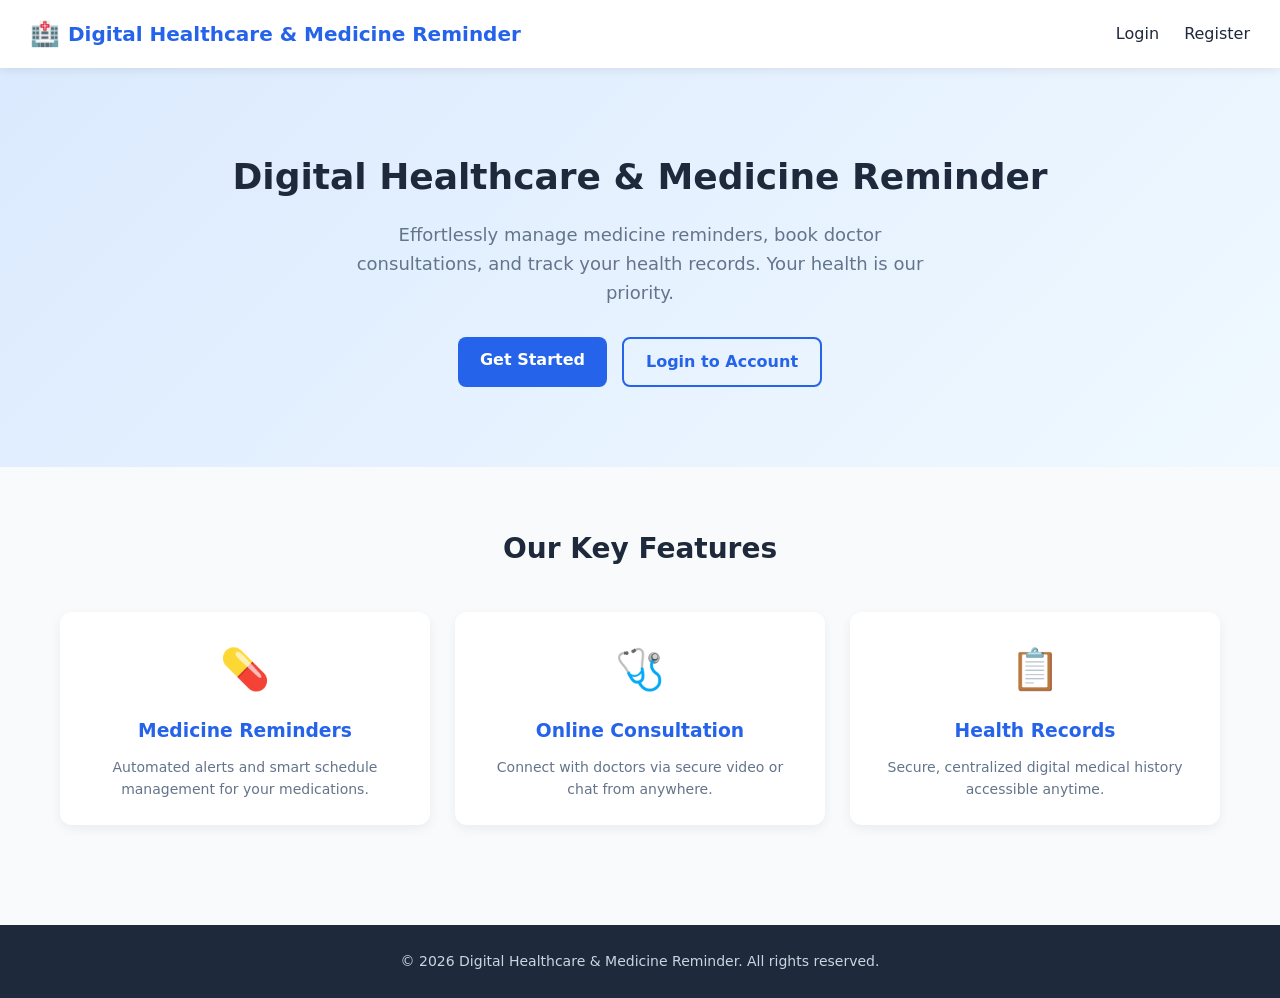
<file: index.html>
<!DOCTYPE html>
<html lang="en">
<head>
<meta charset="UTF-8">
<meta name="viewport" content="width=device-width, initial-scale=1.0">
<title>Digital Healthcare & Medicine Reminder</title>
<style>
:root{--primary:#2563eb;--primary-dark:#1d4ed8;--secondary:#0ea5e9;--bg:#f8fafc;--text:#1e293b;--card:#fff;}
*{margin:0;padding:0;box-sizing:border-box;}
body{font-family:'Segoe UI',system-ui,sans-serif;background:var(--bg);color:var(--text);line-height:1.6;}
.nav{background:var(--card);padding:15px 30px;display:flex;justify-content:space-between;align-items:center;box-shadow:0 2px 10px rgba(0,0,0,.08);position:sticky;top:0;z-index:100;}
.logo{font-size:20px;font-weight:700;color:var(--primary);display:flex;align-items:center;gap:8px;}
.logo-icon{font-size:24px;}
.nav-links a{margin-left:20px;text-decoration:none;color:var(--text);font-weight:500;transition:.3s;}
.nav-links a:hover{color:var(--primary);}
.btn{padding:10px 22px;border:none;border-radius:8px;cursor:pointer;font-weight:600;text-decoration:none;transition:.3s;display:inline-block;}
.btn-primary{background:var(--primary);color:#fff;}
.btn-primary:hover{background:var(--primary-dark);}
.btn-outline{border:2px solid var(--primary);color:var(--primary);background:transparent;}
.btn-outline:hover{background:var(--primary);color:#fff;}

.hero{padding:80px 20px;text-align:center;background:linear-gradient(135deg,#dbeafe 0%,#f0f9ff 100%);}
.hero h1{font-size:36px;margin-bottom:15px;color:var(--text);}
.hero p{font-size:18px;color:#64748b;max-width:600px;margin:0 auto 30px;}
.hero-buttons{display:flex;gap:15px;justify-content:center;flex-wrap:wrap;}

.features{padding:60px 20px;max-width:1200px;margin:0 auto;}
.features h2{text-align:center;margin-bottom:40px;font-size:28px;}
.feature-grid{display:grid;grid-template-columns:repeat(auto-fit,minmax(280px,1fr));gap:25px;}
.feature-card{background:var(--card);padding:25px;border-radius:12px;box-shadow:0 4px 12px rgba(0,0,0,.06);text-align:center;transition:.3s;}
.feature-card:hover{transform:translateY(-4px);box-shadow:0 8px 20px rgba(0,0,0,.1);}
.feature-icon{font-size:40px;margin-bottom:15px;}
.feature-card h3{margin-bottom:10px;color:var(--primary);}
.feature-card p{color:#64748b;font-size:14px;}

.footer{background:#1e293b;color:#cbd5e1;text-align:center;padding:25px;margin-top:40px;font-size:14px;}

@media(max-width:768px){
.hero h1{font-size:28px;}
.nav{flex-wrap:wrap;gap:10px;}
.nav-links{width:100%;display:flex;justify-content:center;gap:15px;}
.nav-links a{margin:0;}
}
</style>
</head>
<body>

<nav class="nav">
<div class="logo"><span class="logo-icon">🏥</span>Digital Healthcare & Medicine Reminder</div>
<div class="nav-links">
<a href="login.html">Login</a>
<a href="register.html">Register</a>
</div>
</nav>

<section class="hero">
<h1>Digital Healthcare & Medicine Reminder</h1>
<p>Effortlessly manage medicine reminders, book doctor consultations, and track your health records. Your health is our priority.</p>
<div class="hero-buttons">
<a href="register.html" class="btn btn-primary">Get Started</a>
<a href="login.html" class="btn btn-outline">Login to Account</a>
</div>
</section>

<section class="features">
<h2>Our Key Features</h2>
<div class="feature-grid">
<div class="feature-card">
<div class="feature-icon">💊</div>
<h3>Medicine Reminders</h3>
<p>Automated alerts and smart schedule management for your medications.</p>
</div>
<div class="feature-card">
<div class="feature-icon">🩺</div>
<h3>Online Consultation</h3>
<p>Connect with doctors via secure video or chat from anywhere.</p>
</div>
<div class="feature-card">
<div class="feature-icon">📋</div>
<h3>Health Records</h3>
<p>Secure, centralized digital medical history accessible anytime.</p>
</div>
</div>
</section>

<footer class="footer">
© 2026 Digital Healthcare & Medicine Reminder. All rights reserved.
</footer>

</body>
</html>
</file>
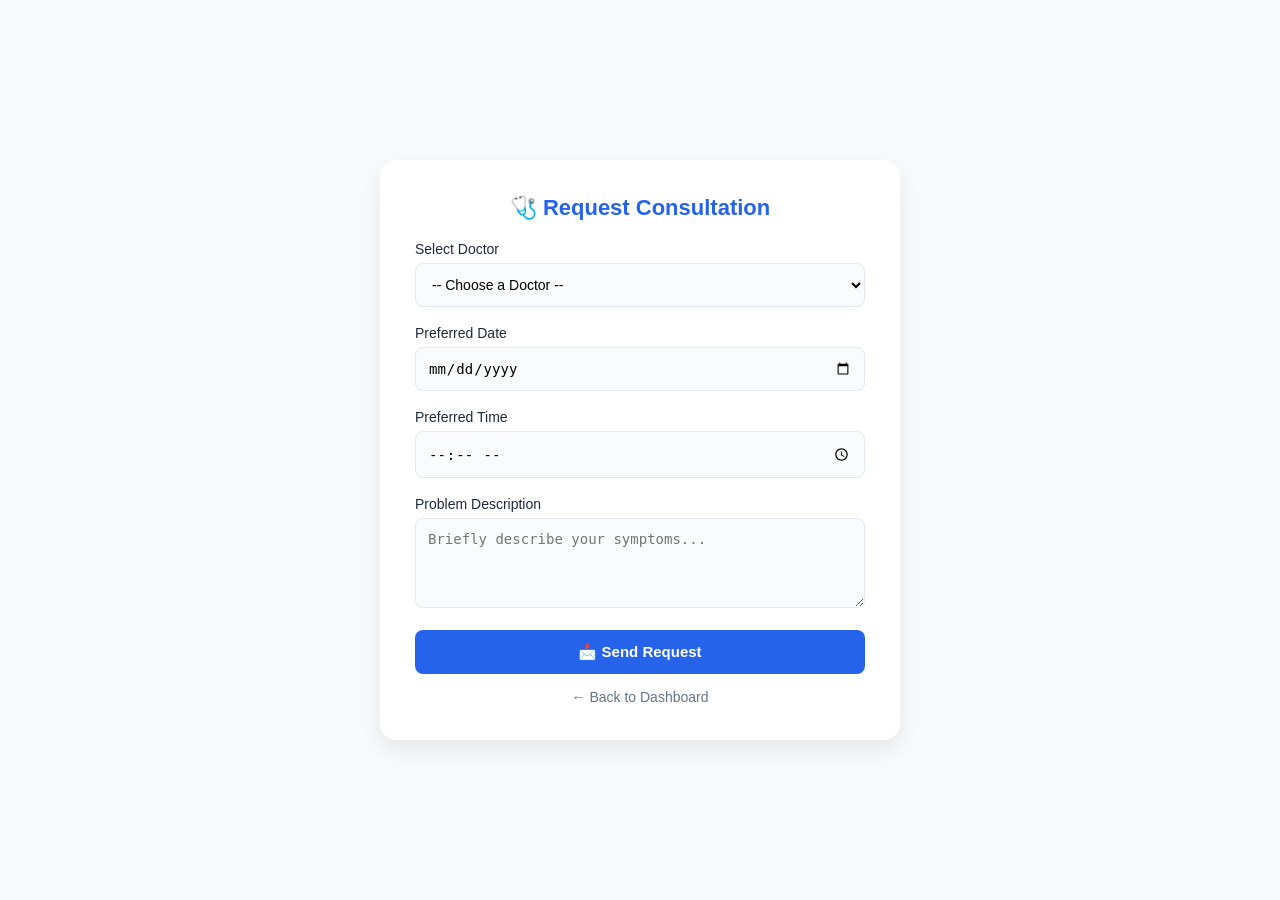
<file: consultation.html>
<!DOCTYPE html>
<html lang="en">
<head>
    <meta charset="UTF-8">
    <meta name="viewport" content="width=device-width, initial-scale=1.0">
    <title>Request Consultation</title>
    <style>
        :root{--primary:#2563eb;--bg:#f8fafc;--card:#fff;--text:#1e293b;--border:#e2e8f0;}
        *{margin:0;padding:0;box-sizing:border-box;}
        body{font-family:'Segoe UI',sans-serif;background:var(--bg);display:flex;justify-content:center;align-items:center;min-height:100vh;padding:20px;color:var(--text);}
        .card{background:var(--card);width:100%;max-width:520px;padding:35px;border-radius:16px;box-shadow:0 10px 25px rgba(0,0,0,.08);}
        h2{text-align:center;margin-bottom:20px;font-size:22px;color:var(--primary);}
        .form-group{margin-bottom:18px;}
        label{display:block;margin-bottom:6px;font-weight:500;font-size:14px;}
        input,select,textarea{width:100%;padding:12px;border:1px solid var(--border);border-radius:8px;font-size:14px;transition:.3s;background:#fafbfc;}
        input:focus,select:focus,textarea:focus{border-color:var(--primary);outline:none;box-shadow:0 0 0 3px rgba(37,99,235,.1);background:#fff;}
        textarea{resize:vertical;min-height:90px;}
        .btn{width:100%;padding:13px;background:var(--primary);color:#fff;border:none;border-radius:8px;font-size:15px;font-weight:600;cursor:pointer;transition:.3s;}
        .btn:hover{background:#1d4ed8;}
        .back-link{display:block;text-align:center;margin-top:15px;color:#64748b;text-decoration:none;font-size:14px;}
        .back-link:hover{color:var(--primary);}
    </style>
</head>
<body>
    <div class="card">
        <h2>🩺 Request Consultation</h2>
        <form action="send_request.php" method="POST">
            <div class="form-group">
                <label for="doctor">Select Doctor</label>
                <select id="doctor" name="doctor_id" required>
                    <option value="" disabled selected>-- Choose a Doctor --</option>
                    <option value="1">Dr. Rahman (Cardiologist)</option>
                    <option value="2">Dr. Ahmed (Neurologist)</option>
                    <option value="3">Dr. Karim (Dermatologist)</option>
                    <option value="4">Dr. Hasan (Orthopedic)</option>
                </select>
            </div>
            <div class="form-group">
                <label for="date">Preferred Date</label>
                <input type="date" id="date" name="date" required>
            </div>
            <div class="form-group">
                <label for="time">Preferred Time</label>
                <input type="time" id="time" name="time" required>
            </div>
            <div class="form-group">
                <label for="message">Problem Description</label>
                <textarea id="message" name="message" placeholder="Briefly describe your symptoms..." required></textarea>
            </div>
            <button type="submit" class="btn">📩 Send Request</button>
        </form>
        <a href="patient_dashboard.php" class="back-link">← Back to Dashboard</a>
    </div>
</body>
</html>
</file>
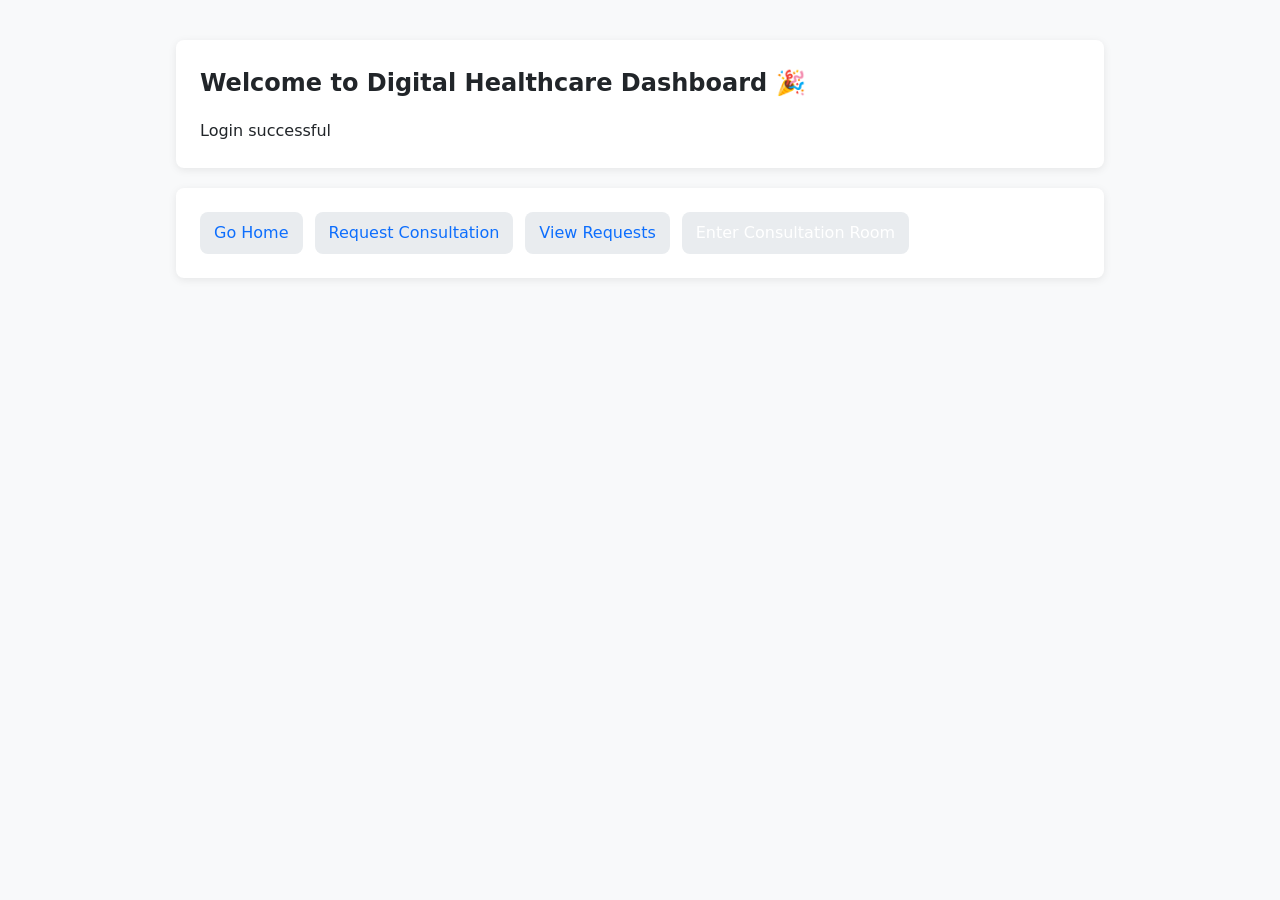
<file: dashboard.html>
<!DOCTYPE html>
<html lang="en">
<head>
  <meta charset="UTF-8">
  <meta name="viewport" content="width=device-width, initial-scale=1.0">
  <title>Dashboard</title>
  <link rel="stylesheet" href="css/style.css">
</head>
<body>
  <div class="container">
    <div class="card">
      <h2>Welcome to Digital Healthcare Dashboard 🎉</h2>
      <p id="welcomeMsg">Login successful</p>
    </div>
    <div class="card nav">
      <a href="index.html">Go Home</a>
      <a href="consultation.html">Request Consultation</a>
      <a href="view_requests.html">View Requests</a>
      <a href="consultation_room.html" class="btn">Enter Consultation Room</a>
    </div>
  </div>
</body>
</html>
</file>
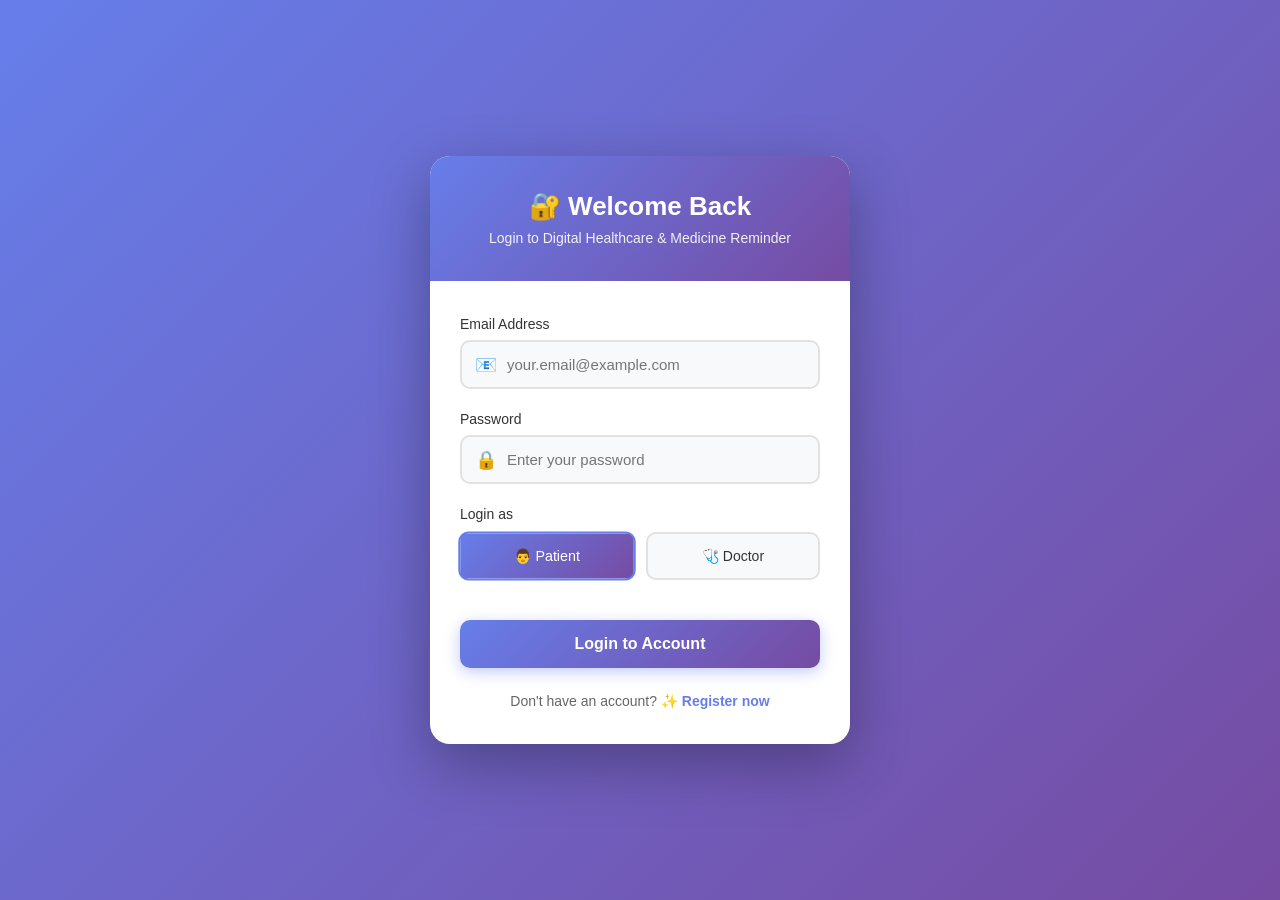
<file: login.html>
<!DOCTYPE html>
<html lang="en">
<head>
    <meta charset="UTF-8">
    <meta name="viewport" content="width=device-width, initial-scale=1.0">
    <title>Login - Digital Healthcare & Medicine Reminder</title>
    <style>
        * {
            margin: 0;
            padding: 0;
            box-sizing: border-box;
        }

        body {
            font-family: 'Segoe UI', Tahoma, Geneva, Verdana, sans-serif;
            background: linear-gradient(135deg, #667eea 0%, #764ba2 100%);
            min-height: 100vh;
            display: flex;
            justify-content: center;
            align-items: center;
            padding: 20px;
        }

        .login-container {
            background: white;
            border-radius: 20px;
            box-shadow: 0 20px 60px rgba(0, 0, 0, 0.3);
            overflow: hidden;
            width: 100%;
            max-width: 420px;
            animation: slideUp 0.5s ease-out;
        }

        @keyframes slideUp {
            from { opacity: 0; transform: translateY(30px); }
            to { opacity: 1; transform: translateY(0); }
        }

        .header {
            background: linear-gradient(135deg, #667eea 0%, #764ba2 100%);
            color: white;
            padding: 35px 30px;
            text-align: center;
        }

        .header h1 { font-size: 26px; margin-bottom: 8px; font-weight: 600; }
        .header p { font-size: 14px; opacity: 0.9; }

        .form-container { padding: 35px 30px; }

        .form-group { margin-bottom: 22px; position: relative; }
        
        .form-group label {
            display: block; margin-bottom: 8px; color: #333; font-weight: 500; font-size: 14px;
        }

        .input-wrapper { position: relative; }
        .input-wrapper .icon {
            position: absolute; left: 15px; top: 50%; transform: translateY(-50%); font-size: 18px;
        }

        .form-group input {
            width: 100%; padding: 14px 15px 14px 45px; border: 2px solid #e1e1e1;
            border-radius: 10px; font-size: 15px; transition: all 0.3s ease; background: #f8f9fa;
        }

        .form-group input:focus {
            outline: none; border-color: #667eea; background: white;
            box-shadow: 0 0 0 4px rgba(102, 126, 234, 0.1);
        }

        .role-selection { display: flex; gap: 12px; margin-top: 10px; }
        .role-option { flex: 1; position: relative; }
        .role-option input[type="radio"] { position: absolute; opacity: 0; cursor: pointer; }

        .role-label {
            display: block; padding: 14px; text-align: center; background: #f8f9fa;
            border: 2px solid #e1e1e1; border-radius: 10px; cursor: pointer;
            transition: all 0.3s ease; font-weight: 500; font-size: 14px;
        }

        .role-option input[type="radio"]:checked + .role-label {
            background: linear-gradient(135deg, #667eea 0%, #764ba2 100%);
            color: white; border-color: #667eea; transform: scale(1.02);
        }

        .login-btn {
            width: 100%; padding: 15px; background: linear-gradient(135deg, #667eea 0%, #764ba2 100%);
            color: white; border: none; border-radius: 10px; font-size: 16px; font-weight: 600;
            cursor: pointer; transition: all 0.3s ease; margin-top: 10px;
            box-shadow: 0 4px 15px rgba(102, 126, 234, 0.4);
        }

        .login-btn:hover { transform: translateY(-2px); box-shadow: 0 6px 20px rgba(102, 126, 234, 0.6); }

        .register-link { text-align: center; margin-top: 25px; color: #666; font-size: 14px; }
        .register-link a {
            color: #667eea; text-decoration: none; font-weight: 600; transition: color 0.3s;
        }
        .register-link a:hover { color: #764ba2; text-decoration: underline; }

        @media (max-width: 480px) {
            .header h1 { font-size: 22px; }
            .form-container { padding: 30px 20px; }
        }
    </style>
</head>
<body>
    <div class="login-container">
        <div class="header">
            <h1>🔐 Welcome Back</h1>
            <p>Login to Digital Healthcare & Medicine Reminder</p>
        </div>
        
        <div class="form-container">
            <form action="login.php" method="POST">
                <div class="form-group">
                    <label>Email Address</label>
                    <div class="input-wrapper">
                        <span class="icon">📧</span>
                        <input type="email" name="email" placeholder="your.email@example.com" required>
                    </div>
                </div>

                <div class="form-group">
                    <label>Password</label>
                    <div class="input-wrapper">
                        <span class="icon">🔒</span>
                        <input type="password" name="password" placeholder="Enter your password" required>
                    </div>
                </div>

                <div class="form-group">
                    <label>Login as</label>
                    <div class="role-selection">
                        <div class="role-option">
                            <input type="radio" id="login-patient" name="role" value="Patient" checked>
                            <label for="login-patient" class="role-label">👨‍️ Patient</label>
                        </div>
                        <div class="role-option">
                            <input type="radio" id="login-doctor" name="role" value="Doctor">
                            <label for="login-doctor" class="role-label">🩺 Doctor</label>
                        </div>
                    </div>
                </div>

                <button type="submit" class="login-btn"> Login to Account</button>
            </form>

            <div class="register-link">
                Don't have an account? <a href="register.html">✨ Register now</a>
            </div>
        </div>
    </div>

    <script>
        // Smooth focus effects
        document.querySelectorAll('input').forEach(input => {
            input.addEventListener('focus', function() {
                this.closest('.form-group').style.transform = 'scale(1.02)';
                this.closest('.form-group').style.transition = 'transform 0.2s ease';
            });
            input.addEventListener('blur', function() {
                this.closest('.form-group').style.transform = 'scale(1)';
            });
        });
    </script>
</body>
</html>
</file>
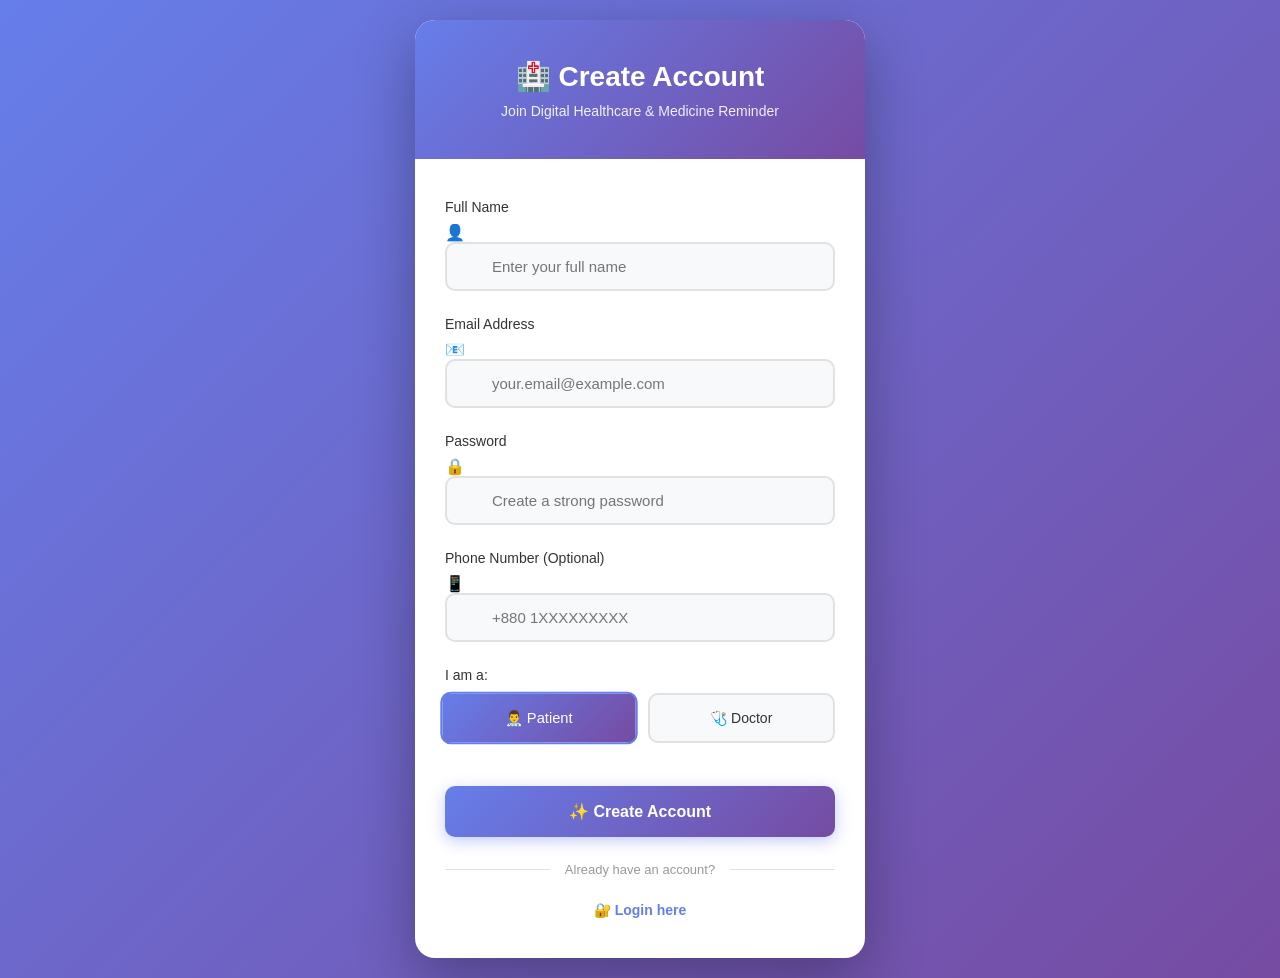
<file: register.html>
<!DOCTYPE html>
<html lang="en">
<head>
    <meta charset="UTF-8">
    <meta name="viewport" content="width=device-width, initial-scale=1.0">
    <title>Register - Digital Healthcare & Medicine Reminder</title>
    <style>
        * {
            margin: 0;
            padding: 0;
            box-sizing: border-box;
        }

        body {
            font-family: 'Segoe UI', Tahoma, Geneva, Verdana, sans-serif;
            background: linear-gradient(135deg, #667eea 0%, #764ba2 100%);
            min-height: 100vh;
            display: flex;
            justify-content: center;
            align-items: center;
            padding: 20px;
        }

        .register-container {
            background: white;
            border-radius: 20px;
            box-shadow: 0 20px 60px rgba(0, 0, 0, 0.3);
            overflow: hidden;
            width: 100%;
            max-width: 450px;
            animation: slideUp 0.5s ease-out;
        }

        @keyframes slideUp {
            from {
                opacity: 0;
                transform: translateY(30px);
            }
            to {
                opacity: 1;
                transform: translateY(0);
            }
        }

        .header {
            background: linear-gradient(135deg, #667eea 0%, #764ba2 100%);
            color: white;
            padding: 40px 30px;
            text-align: center;
        }

        .header h1 {
            font-size: 28px;
            margin-bottom: 10px;
            font-weight: 600;
        }

        .header p {
            font-size: 14px;
            opacity: 0.9;
        }

        .form-container {
            padding: 40px 30px;
        }

        .form-group {
            margin-bottom: 25px;
            position: relative;
        }

        .form-group label {
            display: block;
            margin-bottom: 8px;
            color: #333;
            font-weight: 500;
            font-size: 14px;
        }

        .input-wrapper {
            position: relative;
        }

        .input-wrapper i {
            position: absolute;
            left: 15px;
            top: 50%;
            transform: translateY(-50%);
            color: #667eea;
            font-size: 18px;
        }

        .form-group input,
        .form-group select {
            width: 100%;
            padding: 14px 15px 14px 45px;
            border: 2px solid #e1e1e1;
            border-radius: 10px;
            font-size: 15px;
            transition: all 0.3s ease;
            background: #f8f9fa;
        }

        .form-group input:focus,
        .form-group select:focus {
            outline: none;
            border-color: #667eea;
            background: white;
            box-shadow: 0 0 0 4px rgba(102, 126, 234, 0.1);
        }

        .role-selection {
            display: flex;
            gap: 15px;
            margin-top: 10px;
        }

        .role-option {
            flex: 1;
            position: relative;
        }

        .role-option input[type="radio"] {
            position: absolute;
            opacity: 0;
            cursor: pointer;
        }

        .role-label {
            display: block;
            padding: 15px;
            text-align: center;
            background: #f8f9fa;
            border: 2px solid #e1e1e1;
            border-radius: 10px;
            cursor: pointer;
            transition: all 0.3s ease;
            font-weight: 500;
        }

        .role-option input[type="radio"]:checked + .role-label {
            background: linear-gradient(135deg, #667eea 0%, #764ba2 100%);
            color: white;
            border-color: #667eea;
            transform: scale(1.05);
        }

        .role-label:hover {
            border-color: #667eea;
        }

        .register-btn {
            width: 100%;
            padding: 16px;
            background: linear-gradient(135deg, #667eea 0%, #764ba2 100%);
            color: white;
            border: none;
            border-radius: 10px;
            font-size: 16px;
            font-weight: 600;
            cursor: pointer;
            transition: all 0.3s ease;
            margin-top: 10px;
            box-shadow: 0 4px 15px rgba(102, 126, 234, 0.4);
        }

        .register-btn:hover {
            transform: translateY(-2px);
            box-shadow: 0 6px 20px rgba(102, 126, 234, 0.6);
        }

        .register-btn:active {
            transform: translateY(0);
        }

        .login-link {
            text-align: center;
            margin-top: 25px;
            color: #666;
            font-size: 14px;
        }

        .login-link a {
            color: #667eea;
            text-decoration: none;
            font-weight: 600;
            transition: color 0.3s;
        }

        .login-link a:hover {
            color: #764ba2;
            text-decoration: underline;
        }

        .divider {
            display: flex;
            align-items: center;
            margin: 25px 0;
        }

        .divider::before,
        .divider::after {
            content: '';
            flex: 1;
            height: 1px;
            background: #e1e1e1;
        }

        .divider span {
            padding: 0 15px;
            color: #999;
            font-size: 13px;
        }

        @media (max-width: 480px) {
            .header h1 {
                font-size: 24px;
            }
            
            .form-container {
                padding: 30px 20px;
            }
        }

        /* Icon styles using Unicode */
        .icon {
            font-style: normal;
        }
    </style>
</head>
<body>
    <div class="register-container">
        <div class="header">
            <h1>🏥 Create Account</h1>
            <p>Join Digital Healthcare & Medicine Reminder</p>
        </div>
        
        <div class="form-container">
            <form action="register.php" method="POST">
                <div class="form-group">
                    <label for="fullname">Full Name</label>
                    <div class="input-wrapper">
                        <span class="icon">👤</span>
                        <input type="text" id="fullname" name="fullname" placeholder="Enter your full name" required>
                    </div>
                </div>

                <div class="form-group">
                    <label for="email">Email Address</label>
                    <div class="input-wrapper">
                        <span class="icon">📧</span>
                        <input type="email" id="email" name="email" placeholder="your.email@example.com" required>
                    </div>
                </div>

                <div class="form-group">
                    <label for="password">Password</label>
                    <div class="input-wrapper">
                        <span class="icon">🔒</span>
                        <input type="password" id="password" name="password" placeholder="Create a strong password" minlength="6" required>
                    </div>
                </div>

                <div class="form-group">
                    <label for="phone">Phone Number (Optional)</label>
                    <div class="input-wrapper">
                        <span class="icon">📱</span>
                        <input type="tel" id="phone" name="phone" placeholder="+880 1XXXXXXXXX">
                    </div>
                </div>

                <div class="form-group">
                    <label>I am a:</label>
                    <div class="role-selection">
                        <div class="role-option">
                            <input type="radio" id="patient" name="role" value="Patient" checked>
                            <label for="patient" class="role-label">👨‍⚕️ Patient</label>
                        </div>
                        <div class="role-option">
                            <input type="radio" id="doctor" name="role" value="Doctor">
                            <label for="doctor" class="role-label">🩺 Doctor</label>
                        </div>
                    </div>
                </div>

                <button type="submit" class="register-btn">
                    ✨ Create Account
                </button>
            </form>

            <div class="divider">
                <span>Already have an account?</span>
            </div>

            <div class="login-link">
                <a href="login.html">🔐 Login here</a>
            </div>
        </div>
    </div>

    <script>
        // Add smooth focus effects
        document.querySelectorAll('input, select').forEach(input => {
            input.addEventListener('focus', function() {
                this.parentElement.parentElement.style.transform = 'scale(1.02)';
            });
            
            input.addEventListener('blur', function() {
                this.parentElement.parentElement.style.transform = 'scale(1)';
            });
        });
    </script>
</body>
</html>
</file>
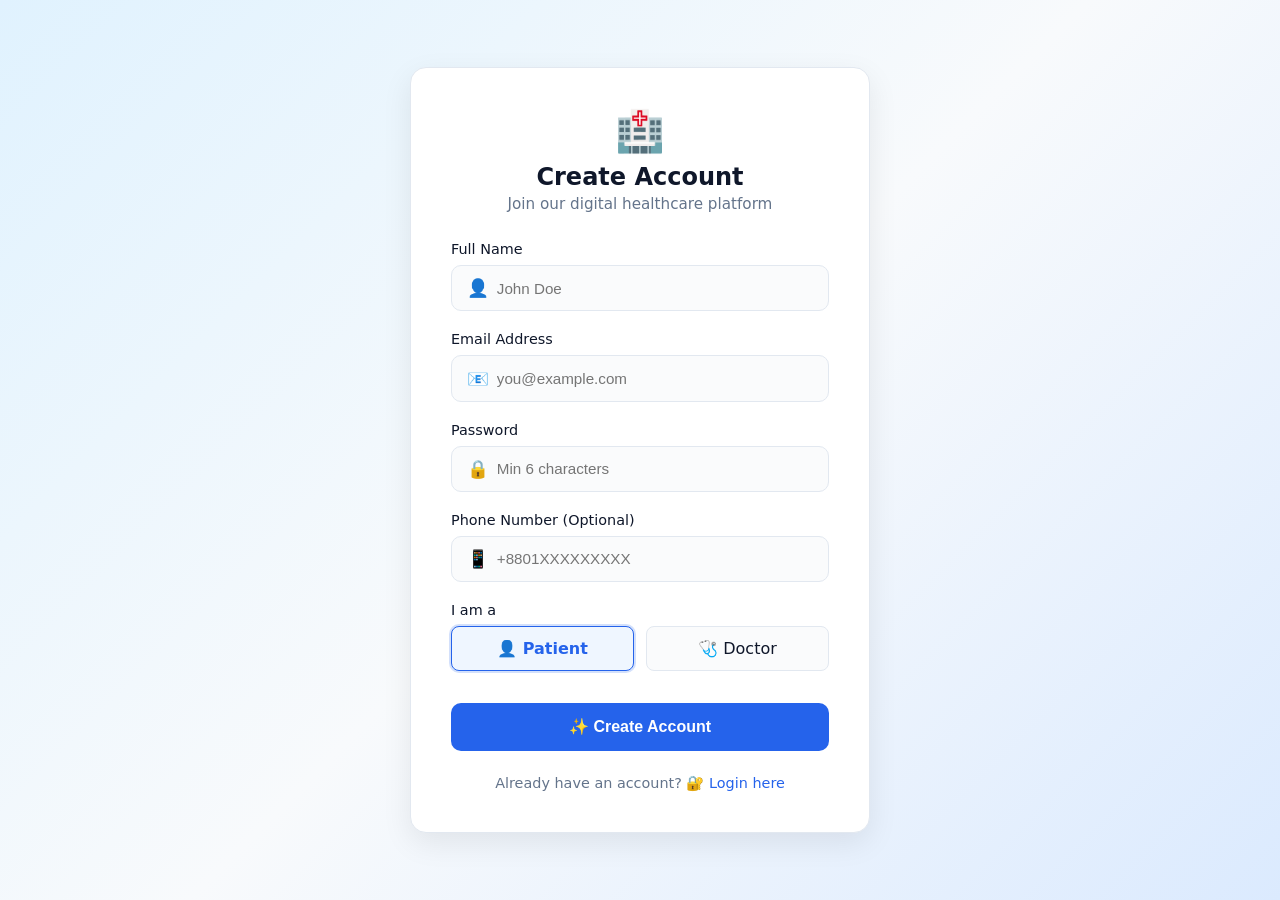
<file: requests.html>
<!DOCTYPE html>
<html lang="en">
<head>
    <meta charset="UTF-8">
    <meta name="viewport" content="width=device-width, initial-scale=1.0">
    <title>Register - Digital Healthcare & Medicine Reminder</title>
    <style>
        :root { --primary: #2563eb; --primary-hover: #1d4ed8; --bg: #f0f4f8; --card: #ffffff; --text: #0f172a; --text-muted: #64748b; --border: #e2e8f0; --focus-ring: rgba(37, 99, 235, 0.2); }
        * { box-sizing: border-box; margin: 0; padding: 0; }
        body { font-family: 'Segoe UI', system-ui, sans-serif; background: linear-gradient(135deg, #e0f2fe 0%, #f8fafc 50%, #dbeafe 100%); min-height: 100vh; display: flex; align-items: center; justify-content: center; padding: 20px; color: var(--text); }
        .auth-card { background: var(--card); width: 100%; max-width: 460px; padding: 2.5rem; border-radius: 16px; box-shadow: 0 10px 30px rgba(0,0,0,0.08); border: 1px solid var(--border); }
        .header { text-align: center; margin-bottom: 1.75rem; }
        .logo { font-size: 2.5rem; margin-bottom: 0.5rem; }
        .header h1 { font-size: 1.5rem; font-weight: 700; color: var(--text); margin-bottom: 0.25rem; }
        .header p { color: var(--text-muted); font-size: 0.95rem; }
        .form-group { margin-bottom: 1.25rem; }
        .form-label { display: block; margin-bottom: 0.5rem; font-weight: 500; font-size: 0.9rem; }
        .input-wrapper { position: relative; }
        .input-wrapper input { width: 100%; padding: 0.85rem 1rem 0.85rem 2.8rem; border: 1.5px solid var(--border); border-radius: 10px; font-size: 0.95rem; transition: all 0.2s; background: #fafbfc; }
        .input-wrapper input:focus { outline: none; border-color: var(--primary); box-shadow: 0 0 0 4px var(--focus-ring); background: #fff; }
        .input-icon { position: absolute; left: 1rem; top: 50%; transform: translateY(-50%); color: var(--text-muted); font-size: 1.1rem; pointer-events: none; }
        .role-selector { display: flex; gap: 0.75rem; margin-bottom: 1.5rem; }
        .role-btn { flex: 1; padding: 0.75rem; border: 1.5px solid var(--border); border-radius: 8px; background: #fafbfc; cursor: pointer; text-align: center; font-weight: 500; transition: all 0.2s; }
        .role-btn:hover { border-color: var(--primary); background: #f0f7ff; }
        .role-btn.active { border-color: var(--primary); background: #eff6ff; color: var(--primary); font-weight: 600; box-shadow: 0 0 0 2px var(--focus-ring); }
        .role-input { display: none; }
        .submit-btn { width: 100%; padding: 0.9rem; background: var(--primary); color: #fff; border: none; border-radius: 10px; font-size: 1rem; font-weight: 600; cursor: pointer; transition: all 0.2s; margin-top: 0.5rem; }
        .submit-btn:hover { background: var(--primary-hover); transform: translateY(-1px); }
        .footer { text-align: center; margin-top: 1.5rem; font-size: 0.9rem; color: var(--text-muted); }
        .footer a { color: var(--primary); text-decoration: none; font-weight: 500; }
        .footer a:hover { text-decoration: underline; }
        @media (max-width: 480px) { .auth-card { padding: 1.5rem; } }
    </style>
</head>
<body>
    <div class="auth-card">
        <div class="header">
            <div class="logo">🏥</div>
            <h1>Create Account</h1>
            <p>Join our digital healthcare platform</p>
        </div>
        <form action="register.php" method="POST">
            <div class="form-group">
                <label class="form-label">Full Name</label>
                <div class="input-wrapper">
                    <span class="input-icon">👤</span>
                    <input type="text" name="fullname" placeholder="John Doe" required>
                </div>
            </div>
            <div class="form-group">
                <label class="form-label">Email Address</label>
                <div class="input-wrapper">
                    <span class="input-icon">📧</span>
                    <input type="email" name="email" placeholder="you@example.com" required>
                </div>
            </div>
            <div class="form-group">
                <label class="form-label">Password</label>
                <div class="input-wrapper">
                    <span class="input-icon">🔒</span>
                    <input type="password" name="password" placeholder="Min 6 characters" required minlength="6">
                </div>
            </div>
            <div class="form-group">
                <label class="form-label">Phone Number (Optional)</label>
                <div class="input-wrapper">
                    <span class="input-icon">📱</span>
                    <input type="tel" name="phone" placeholder="+8801XXXXXXXXX">
                </div>
            </div>
            <div class="form-group">
                <label class="form-label">I am a</label>
                <div class="role-selector">
                    <label class="role-btn active">
                        <input type="radio" name="role" value="Patient" class="role-input" checked>
                        👤 Patient
                    </label>
                    <label class="role-btn">
                        <input type="radio" name="role" value="Doctor" class="role-input">
                        🩺 Doctor
                    </label>
                </div>
            </div>
            <button type="submit" class="submit-btn">✨ Create Account</button>
        </form>
        <div class="footer">
            Already have an account? <a href="login.html">🔐 Login here</a>
        </div>
    </div>
    <script>
        document.querySelectorAll('.role-btn').forEach(btn => {
            btn.addEventListener('click', function() {
                document.querySelectorAll('.role-btn').forEach(b => b.classList.remove('active'));
                this.classList.add('active');
                this.querySelector('input').checked = true;
            });
        });
    </script>
</body>
</html>
</file>
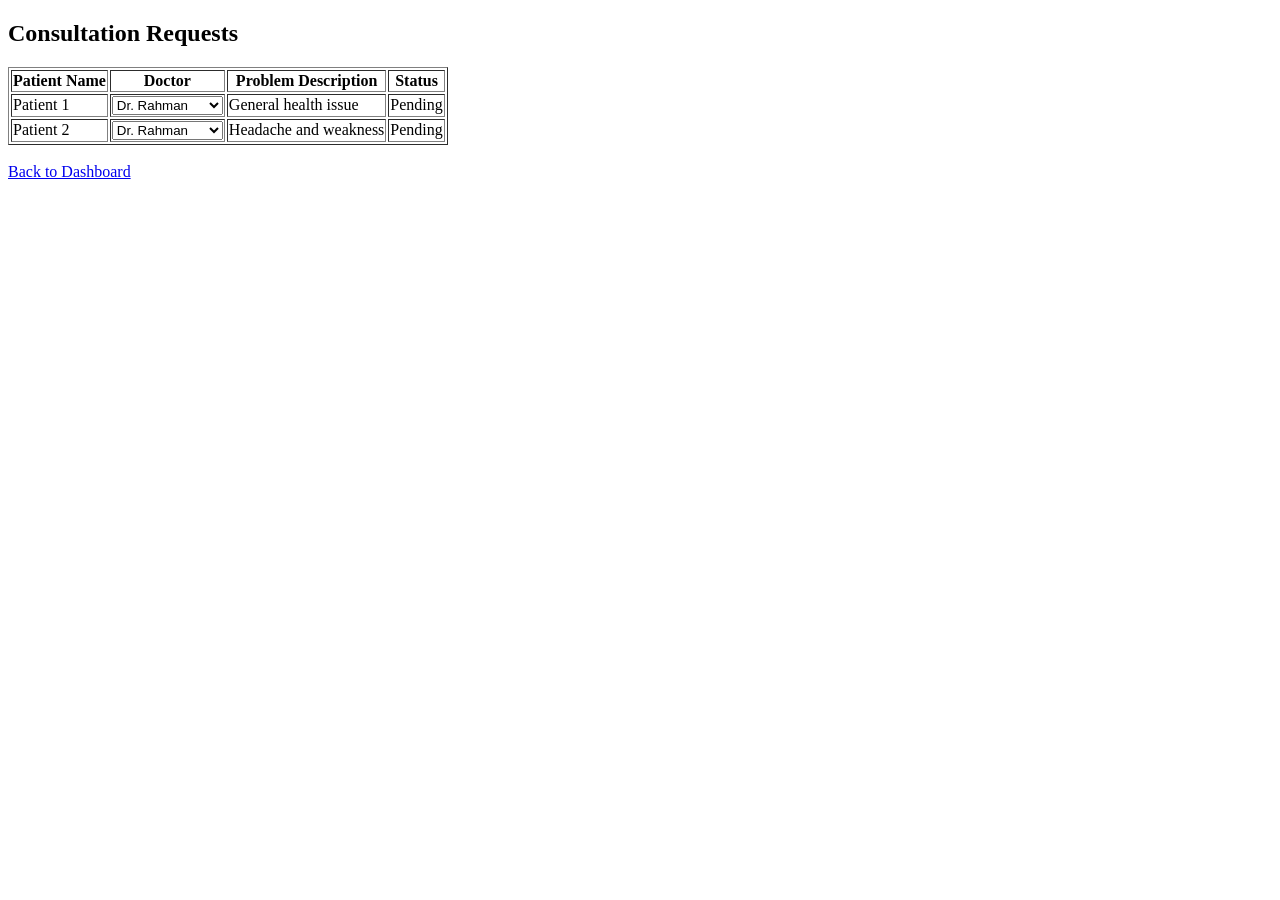
<file: view_requests.html>
<!DOCTYPE html>
<html>
<head>
    <title>View Consultation Requests</title>
</head>
<body>

<h2>Consultation Requests</h2>

<table border="1">
<tr>
    <th>Patient Name</th>
    <th>Doctor</th>
    <th>Problem Description</th>
    <th>Status</th>
</tr>

<tr>
    <td>Patient 1</td>

    <td>
        <select>
            <option>Dr. Rahman</option>
            <option>Dr. Karim</option>
            <option>Dr. Ahmed</option>
            <option>Dr. Hasan</option>
            <option>Dr. Chowdhury</option>
        </select>
    </td>

    <td>General health issue</td>
    <td>Pending</td>
</tr>

<tr>
    <td>Patient 2</td>

    <td>
        <select>
            <option>Dr. Rahman</option>
            <option>Dr. Karim</option>
            <option>Dr. Ahmed</option>
            <option>Dr. Hasan</option>
            <option>Dr. Chowdhury</option>
        </select>
    </td>

    <td>Headache and weakness</td>
    <td>Pending</td>
</tr>

</table>

<br>
<a href="dashboard.html">Back to Dashboard</a>

</body>
</html>
</file>
<file: css/style.css>
:root {
  --primary: #0d6efd;
  --primary-hover: #0b5ed7;
  --bg: #f8f9fa;
  --card-bg: #ffffff;
  --text: #212529;
  --muted: #6c757d;
  --success: #198754;
  --warning: #ffc107;
  --danger: #dc3545;
  --border: #dee2e6;
  --radius: 8px;
  --shadow: 0 2px 8px rgba(0,0,0,0.08);
}

* { box-sizing: border-box; margin: 0; padding: 0; }
body { font-family: system-ui, -apple-system, sans-serif; background: var(--bg); color: var(--text); line-height: 1.6; }
.container { max-width: 960px; margin: 40px auto; padding: 0 16px; }
.card { background: var(--card-bg); border-radius: var(--radius); box-shadow: var(--shadow); padding: 24px; margin-bottom: 20px; }
h1, h2 { margin-bottom: 16px; color: var(--text); }
a { color: var(--primary); text-decoration: none; }
a:hover { text-decoration: underline; }
.btn { display: inline-block; padding: 10px 18px; background: var(--primary); color: #fff; border: none; border-radius: var(--radius); cursor: pointer; font-size: 1rem; }
.btn:hover { background: var(--primary-hover); }
.btn-block { width: 100%; }
.form-group { margin-bottom: 16px; }
label { display: block; margin-bottom: 6px; font-weight: 500; }
input, select, textarea { width: 100%; padding: 10px; border: 1px solid var(--border); border-radius: var(--radius); font-size: 1rem; }
input:focus, select:focus, textarea:focus { outline: none; border-color: var(--primary); box-shadow: 0 0 0 3px rgba(13,110,253,0.15); }
table { width: 100%; border-collapse: collapse; margin-top: 16px; }
th, td { padding: 12px; text-align: left; border-bottom: 1px solid var(--border); }
th { background: #f1f3f5; font-weight: 600; }
.status { padding: 4px 8px; border-radius: 12px; font-size: 0.85rem; font-weight: 500; }
.pending { background: #fff3cd; color: #856404; }
.accepted { background: #d4edda; color: #155724; }
.rejected { background: #f8d7da; color: #721c24; }
.nav { display: flex; gap: 12px; margin: 16px 0; flex-wrap: wrap; }
.nav a { background: #e9ecef; padding: 8px 14px; border-radius: var(--radius); }
.nav a:hover { background: #dee2e6; text-decoration: none; }
@media (max-width: 600px) {
  .container { margin: 20px auto; }
  table, thead, tbody, th, td, tr { display: block; }
  thead tr { position: absolute; top: -9999px; left: -9999px; }
  tr { margin-bottom: 12px; border: 1px solid var(--border); border-radius: var(--radius); }
  td { padding: 10px; position: relative; }
  td::before { content: attr(data-label); font-weight: 600; display: block; margin-bottom: 4px; }
}
</file>
